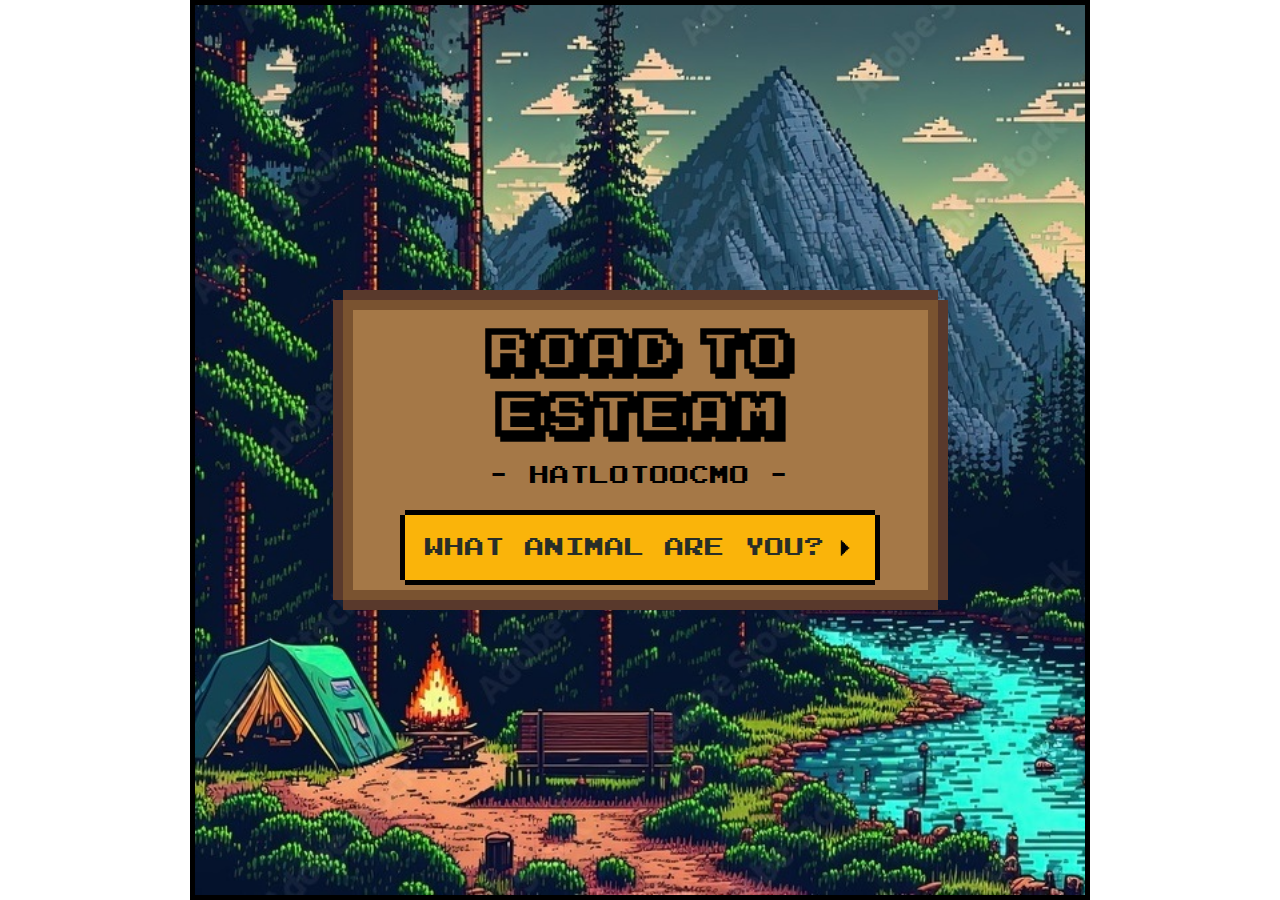
<file: index.html>
<!DOCTYPE html>
<html lang="en">
  <head>
    <meta charset="UTF-8" />
    <meta name="viewport" content="width=device-width, initial-scale=1.0" />
    <!-- Reset -->
    <link rel="stylesheet" href="./assets/css/reset.css" />
    <!-- Embed fonts -->
    <link rel="stylesheet" href="./assets/fonts/stylesheet.css" />
    <link rel="preconnect" href="https://fonts.googleapis.com" />
    <link rel="preconnect" href="https://fonts.gstatic.com" crossorigin />
    <link
      href="https://fonts.googleapis.com/css2?family=Reddit+Mono:wght@200..900&display=swap"
      rel="stylesheet"
    />
    <!-- Styles -->
    <link rel="stylesheet" href="./assets/css/styles.css" />
    <!-- Favicon -->
    <link
      rel="apple-touch-icon"
      sizes="57x57"
      href="./assets/favicon/apple-icon-57x57.png"
    />
    <link
      rel="apple-touch-icon"
      sizes="60x60"
      href="./assets/favicon/apple-icon-60x60.png"
    />
    <link
      rel="apple-touch-icon"
      sizes="72x72"
      href="./assets/favicon/apple-icon-72x72.png"
    />
    <link
      rel="apple-touch-icon"
      sizes="76x76"
      href="./assets/favicon/apple-icon-76x76.png"
    />
    <link
      rel="apple-touch-icon"
      sizes="114x114"
      href="./assets/favicon/apple-icon-114x114.png"
    />
    <link
      rel="apple-touch-icon"
      sizes="120x120"
      href="./assets/favicon/apple-icon-120x120.png"
    />
    <link
      rel="apple-touch-icon"
      sizes="144x144"
      href="./assets/favicon/apple-icon-144x144.png"
    />
    <link
      rel="apple-touch-icon"
      sizes="152x152"
      href="./assets/favicon/apple-icon-152x152.png"
    />
    <link
      rel="apple-touch-icon"
      sizes="180x180"
      href="./assets/favicon/apple-icon-180x180.png"
    />
    <link
      rel="icon"
      type="image/png"
      sizes="192x192"
      href="./assets/favicon/android-icon-192x192.png"
    />
    <link
      rel="icon"
      type="image/png"
      sizes="32x32"
      href="./assets/favicon/favicon-32x32.png"
    />
    <link
      rel="icon"
      type="image/png"
      sizes="96x96"
      href="./assets/favicon/favicon-96x96.png"
    />
    <link
      rel="icon"
      type="image/png"
      sizes="16x16"
      href="./assets/favicon/favicon-16x16.png"
    />
    <link rel="manifest" href="./assets/favicon/manifest.json" />
    <meta name="msapplication-TileColor" content="#ffffff" />
    <meta
      name="msapplication-TileImage"
      content="./assets/favicon/ms-icon-144x144.png"
    />
    <meta name="theme-color" content="#ffffff" />
    <title>Hatlotoocmo</title>
  </head>
  <body>
    <section class="screen">
      <div class="screen__layout">
        <article class="toast">
          <h1 class="toast__heading">Road to Esteam</h1>
          <p class="toast__desc">- Hatlotoocmo -</p>
          <a href="questions.html" class="btn--primary btn--lg" id="start-btn"
            >What Animal Are You?
            <img src="./assets/img/play-icon.png" alt="" class="play-icon"
          /></a>
        </article>
      </div>
    </section>
    <section class="footer"></section>
  </body>
</html>
</file>
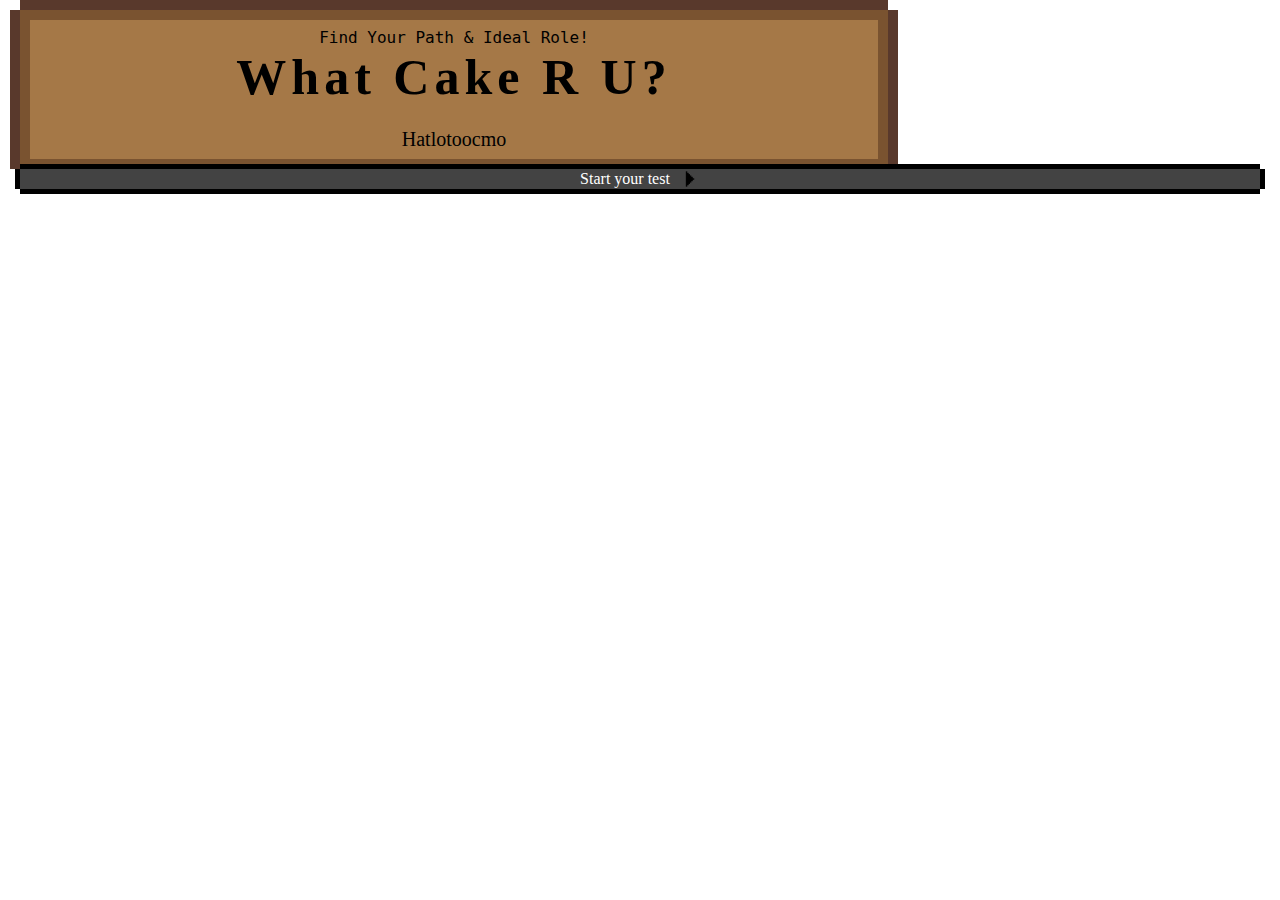
<file: pages/index.html>
<!DOCTYPE html>
<html lang="en">
  <head>
    <meta charset="UTF-8" />
    <meta name="viewport" content="width=device-width, initial-scale=1.0" />
    <!-- Reset -->
    <link rel="stylesheet" href="../assets/css/reset.css" />
    <!-- Embed fonts -->

    <!-- Styles -->
    <link rel="stylesheet" href="../assets/css/styles.css" />
    <title>Hatlotoocmo</title>
  </head>
  <body>
    <div class="container">
      <section class="intro">

        <article class="toast">
          <p class="toast__headline">Find Your Path & Ideal Role!</p>
          <h1 class="toast__heading">What Cake R U?</h1>
          <p class="toast__desc">Hatlotoocmo</p>
        </article>
        <div class="start-btn"><a href="questions.html" class="btn--primary">Start your test <img src="../assets/img/play-icon.png" alt="" class="play-icon"></a></div>
      </section>
      <section class="footer"></section>
    </div>
  </body>
</html>
</file>
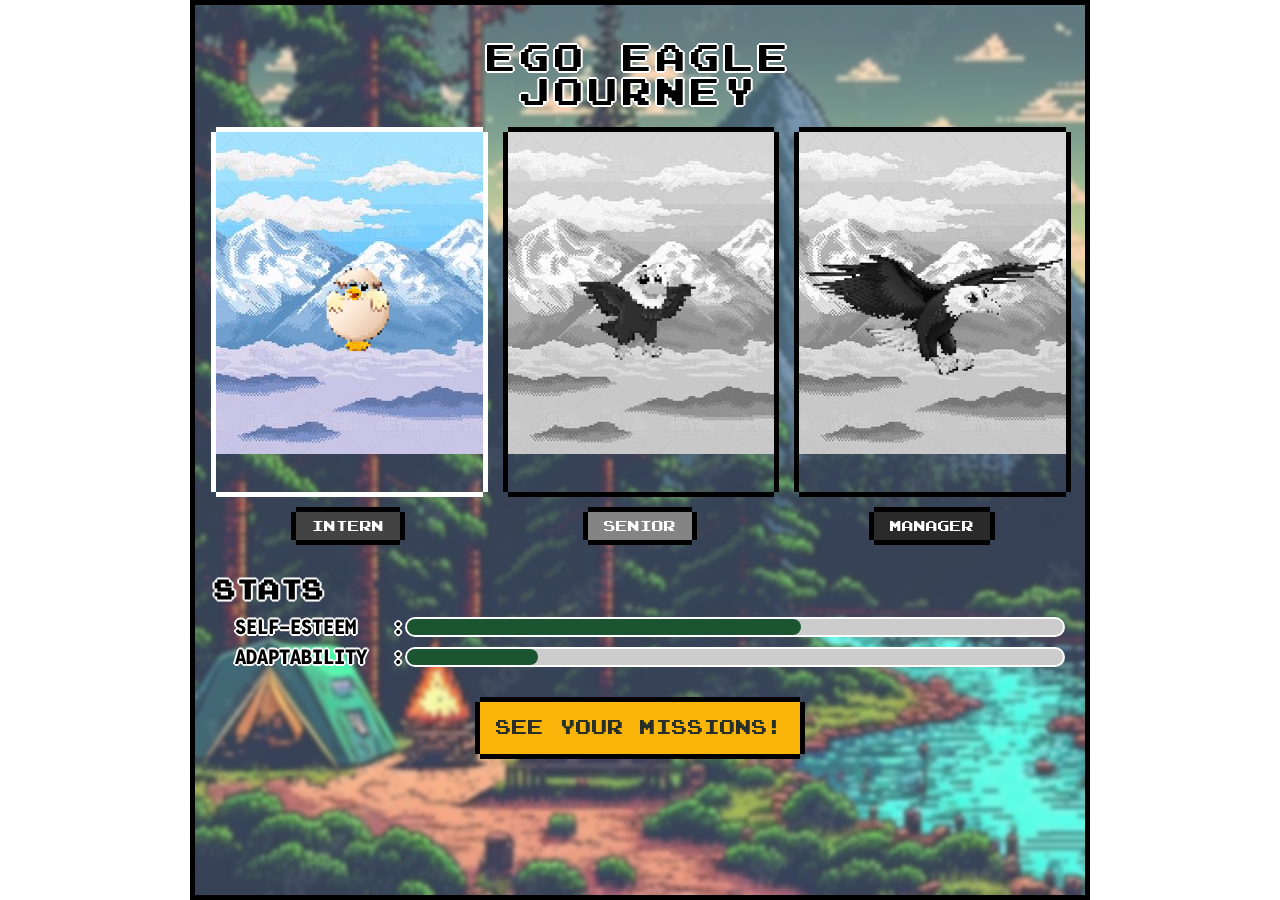
<file: journey.html>
<!DOCTYPE html>
<html lang="en">
  <head>
    <meta charset="UTF-8" />
    <meta
      name="viewport"
      content="width=device-width, initial-scale=1.0, shrink-to-fit=no"
    />
    <!-- Reset -->
    <link rel="stylesheet" href="./assets/css/reset.css" />
    <!-- Embed fonts -->
    <link rel="stylesheet" href="./assets/fonts/stylesheet.css" />
    <link rel="preconnect" href="https://fonts.googleapis.com" />
    <link rel="preconnect" href="https://fonts.gstatic.com" crossorigin />
    <link
      href="https://fonts.googleapis.com/css2?family=Reddit+Mono:wght@200..900&display=swap"
      rel="stylesheet"
    />
    <!-- Styles -->
    <link rel="stylesheet" href="./assets/css/styles.css" />
    <!-- Favicon -->
    <link
      rel="apple-touch-icon"
      sizes="57x57"
      href="./assets/favicon/apple-icon-57x57.png"
    />
    <link
      rel="apple-touch-icon"
      sizes="60x60"
      href="./assets/favicon/apple-icon-60x60.png"
    />
    <link
      rel="apple-touch-icon"
      sizes="72x72"
      href="./assets/favicon/apple-icon-72x72.png"
    />
    <link
      rel="apple-touch-icon"
      sizes="76x76"
      href="./assets/favicon/apple-icon-76x76.png"
    />
    <link
      rel="apple-touch-icon"
      sizes="114x114"
      href="./assets/favicon/apple-icon-114x114.png"
    />
    <link
      rel="apple-touch-icon"
      sizes="120x120"
      href="./assets/favicon/apple-icon-120x120.png"
    />
    <link
      rel="apple-touch-icon"
      sizes="144x144"
      href="./assets/favicon/apple-icon-144x144.png"
    />
    <link
      rel="apple-touch-icon"
      sizes="152x152"
      href="./assets/favicon/apple-icon-152x152.png"
    />
    <link
      rel="apple-touch-icon"
      sizes="180x180"
      href="./assets/favicon/apple-icon-180x180.png"
    />
    <link
      rel="icon"
      type="image/png"
      sizes="192x192"
      href="./assets/favicon/android-icon-192x192.png"
    />
    <link
      rel="icon"
      type="image/png"
      sizes="32x32"
      href="./assets/favicon/favicon-32x32.png"
    />
    <link
      rel="icon"
      type="image/png"
      sizes="96x96"
      href="./assets/favicon/favicon-96x96.png"
    />
    <link
      rel="icon"
      type="image/png"
      sizes="16x16"
      href="./assets/favicon/favicon-16x16.png"
    />
    <link rel="manifest" href="./assets/favicon/manifest.json" />
    <meta name="msapplication-TileColor" content="#ffffff" />
    <meta
      name="msapplication-TileImage"
      content="./assets/favicon/ms-icon-144x144.png"
    />
    <meta name="theme-color" content="#ffffff" />
    <title>Hatlotoocmo</title>
  </head>
  <body>
    <section class="screen screen--start">
      <div class="screen__layout">
        <div class="character-name">Ego Eagle</div>
        <div class="journey-heading">Journey</div>
        <div class="card-list-layout">
          <div class="card journey__card">
            <input
              
              class="default-card"
              type="radio"
              id="intern-level"
              name="level-card"
              aria-label="level-card"
              />
            <a
              href="#!"
              id="intern-level"
              class="btn--primary label intern-level"
              >Intern
            </a>
          </div>
          <div class="card journey__card">
            <input type="radio" id="senior-level" name="level-card" aria-label="level-card"/>
            <a
              href="#!"
              id="intern-level"
              class="btn--primary label senior-level"
              >Senior
            </a>
          </div>
          <div class="card journey__card">
            <input type="radio" id="manager-level" name="level-card" aria-label="level-card"/>
            <a
              href="#!"
              id="intern-level"
              class="btn--primary label manager-level"
              >Manager
            </a>
          </div>
        </div>
        <div class="character-stats character-stats--journey">
          <h2 class="stats-heading">Stats</h2>
          <div class="stats">
            <div class="stat-item">
              <div class="stat-name">Self-esteem</div>
              <div class="stat-bar">
                <div id="stat-01" class="stat-score"></div>
              </div>
            </div>
            <div class="stat-item">
              <div class="stat-name">Adaptability</div>
              <div class="stat-bar">
                <div id="stat-02" class="stat-score"></div>
              </div>
            </div>
          </div>
        </div>
        <a href="./missions.html" id="missions-btn" class="btn--primary btn--md"
          >See your missions!</a
        >
      </div>
      <div class="overlay"></div>
    </section>
    <section class="footer"></section>
    <script src="./assets/script/journey.js"></script>
  </body>
</html>
</file>
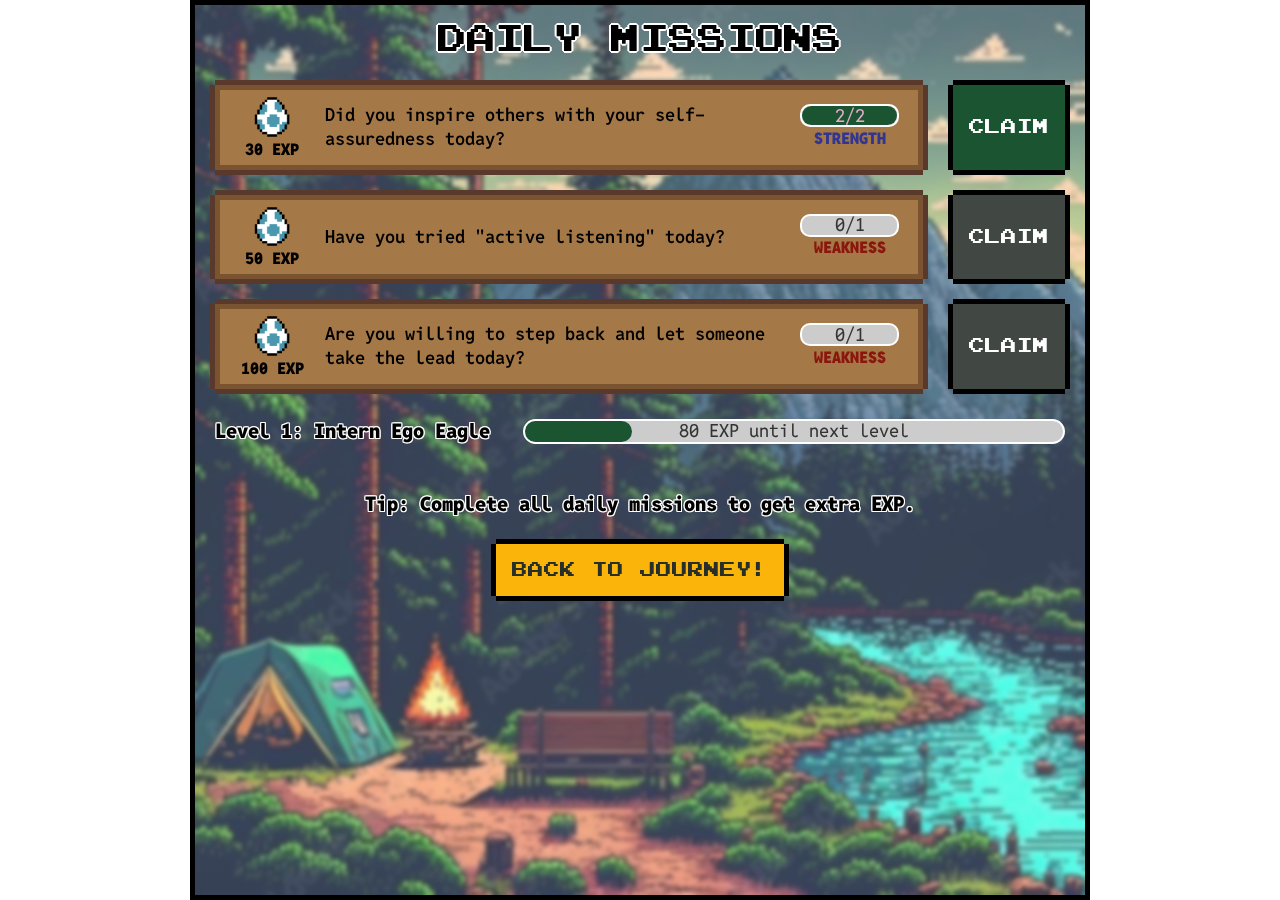
<file: missions.html>
<!DOCTYPE html>
<html lang="en">
  <head>
    <meta charset="UTF-8" />
    <meta name="viewport" content="width=device-width, initial-scale=1.0" />
    <!-- Reset -->
    <link rel="stylesheet" href="./assets/css/reset.css" />
    <!-- Embed fonts -->
    <link rel="stylesheet" href="./assets/fonts/stylesheet.css" />
    <link rel="preconnect" href="https://fonts.googleapis.com" />
    <link rel="preconnect" href="https://fonts.gstatic.com" crossorigin />
    <link
      href="https://fonts.googleapis.com/css2?family=Reddit+Mono:wght@200..900&display=swap"
      rel="stylesheet"
    />
    <!-- Styles -->
    <link rel="stylesheet" href="./assets/css/styles.css" />
    <!-- Favicon -->
    <link
      rel="apple-touch-icon"
      sizes="57x57"
      href="./assets/favicon/apple-icon-57x57.png"
    />
    <link
      rel="apple-touch-icon"
      sizes="60x60"
      href="./assets/favicon/apple-icon-60x60.png"
    />
    <link
      rel="apple-touch-icon"
      sizes="72x72"
      href="./assets/favicon/apple-icon-72x72.png"
    />
    <link
      rel="apple-touch-icon"
      sizes="76x76"
      href="./assets/favicon/apple-icon-76x76.png"
    />
    <link
      rel="apple-touch-icon"
      sizes="114x114"
      href="./assets/favicon/apple-icon-114x114.png"
    />
    <link
      rel="apple-touch-icon"
      sizes="120x120"
      href="./assets/favicon/apple-icon-120x120.png"
    />
    <link
      rel="apple-touch-icon"
      sizes="144x144"
      href="./assets/favicon/apple-icon-144x144.png"
    />
    <link
      rel="apple-touch-icon"
      sizes="152x152"
      href="./assets/favicon/apple-icon-152x152.png"
    />
    <link
      rel="apple-touch-icon"
      sizes="180x180"
      href="./assets/favicon/apple-icon-180x180.png"
    />
    <link
      rel="icon"
      type="image/png"
      sizes="192x192"
      href="./assets/favicon/android-icon-192x192.png"
    />
    <link
      rel="icon"
      type="image/png"
      sizes="32x32"
      href="./assets/favicon/favicon-32x32.png"
    />
    <link
      rel="icon"
      type="image/png"
      sizes="96x96"
      href="./assets/favicon/favicon-96x96.png"
    />
    <link
      rel="icon"
      type="image/png"
      sizes="16x16"
      href="./assets/favicon/favicon-16x16.png"
    />
    <link rel="manifest" href="./assets/favicon/manifest.json" />
    <meta name="msapplication-TileColor" content="#ffffff" />
    <meta
      name="msapplication-TileImage"
      content="./assets/favicon/ms-icon-144x144.png"
    />
    <meta name="theme-color" content="#ffffff" />
    <title>Hatlotoocmo</title>
  </head>
  <body>
    <section class="screen screen--start">
      <div class="screen__layout">
        <div class="question-heading">Daily Missions</div>
        <div class="missions-list-layout">
          <div class="missions-card">
            <div class="mission mission--strength">
              <div class="reward">
                <img src="./assets/img/egg.webp" alt="" class="reward__icon" />
                <p class="reward__name">
                  <span class="reward__value">30</span> EXP
                </p>
              </div>
              <p class="mission-content">
                Did you inspire others with your self-assuredness today?
              </p>
              <div class="right">
                <div class="metrics-bar">
                  <p class="metrics-count">2/2</p>
                  <div id="" class="metrics-progress"></div>
                </div>
                <div class="mission-type">strength</div>
              </div>
            </div>
            <a
              href="#!"
              class="btn--primary btn--md btn--mission btn--mission--enable"
              >Claim</a
            >
          </div>
          <div class="missions-card">
            <div class="mission mission--weakness">
              <div class="reward">
                <img src="./assets/img/egg.webp" alt="" class="reward__icon" />
                <p class="reward__name">50 EXP</p>
              </div>
              <p class="mission-content">
                Have you tried "active listening" today?
              </p>
              <div class="right">
                <div class="metrics-bar">
                  <p class="metrics-count">0/1</p>
                  <div id="" class="metrics-progress"></div>
                </div>
                <div class="mission-type">weakness</div>
              </div>
            </div>
            <a href="#!" class="btn--primary btn--md btn--mission">Claim</a>
          </div>
          <div class="missions-card">
            <div class="mission mission--weakness">
              <div class="reward">
                <img src="./assets/img/egg.webp" alt="" class="reward__icon" />
                <p class="reward__name">100 EXP</p>
              </div>
              <p class="mission-content">
                Are you willing to step back and let someone take the lead
                today?
              </p>
              <div class="right">
                <div class="metrics-bar">
                  <p class="metrics-count">0/1</p>
                  <div id="" class="metrics-progress"></div>
                </div>
                <div class="mission-type">weakness</div>
              </div>
            </div>
            <a href="#!" class="btn--primary btn--md btn--mission">Claim</a>
          </div>
        </div>
        <div class="level">
          <div class="current-level">Level 1: Intern Ego Eagle</div>
          <div class="level-bar">
            <p class="level-noti">
              <span id="remaining-exp">80</span>
              <span> EXP until next level</span>
            </p>
            <div id="" class="level-score"></div>
          </div>
        </div>
        <p class="tip">Tip: Complete all daily missions to get extra EXP.</p>
        <a
          href="./journey.html"
          id="missions-btn"
          class="btn--primary btn--md btn"
          >Back to journey!</a
        >
      </div>
      <div class="overlay"></div>
    </section>
    <section class="footer"></section>
    <script src="./assets/script/missions.js"></script>
  </body>
</html>
</file>
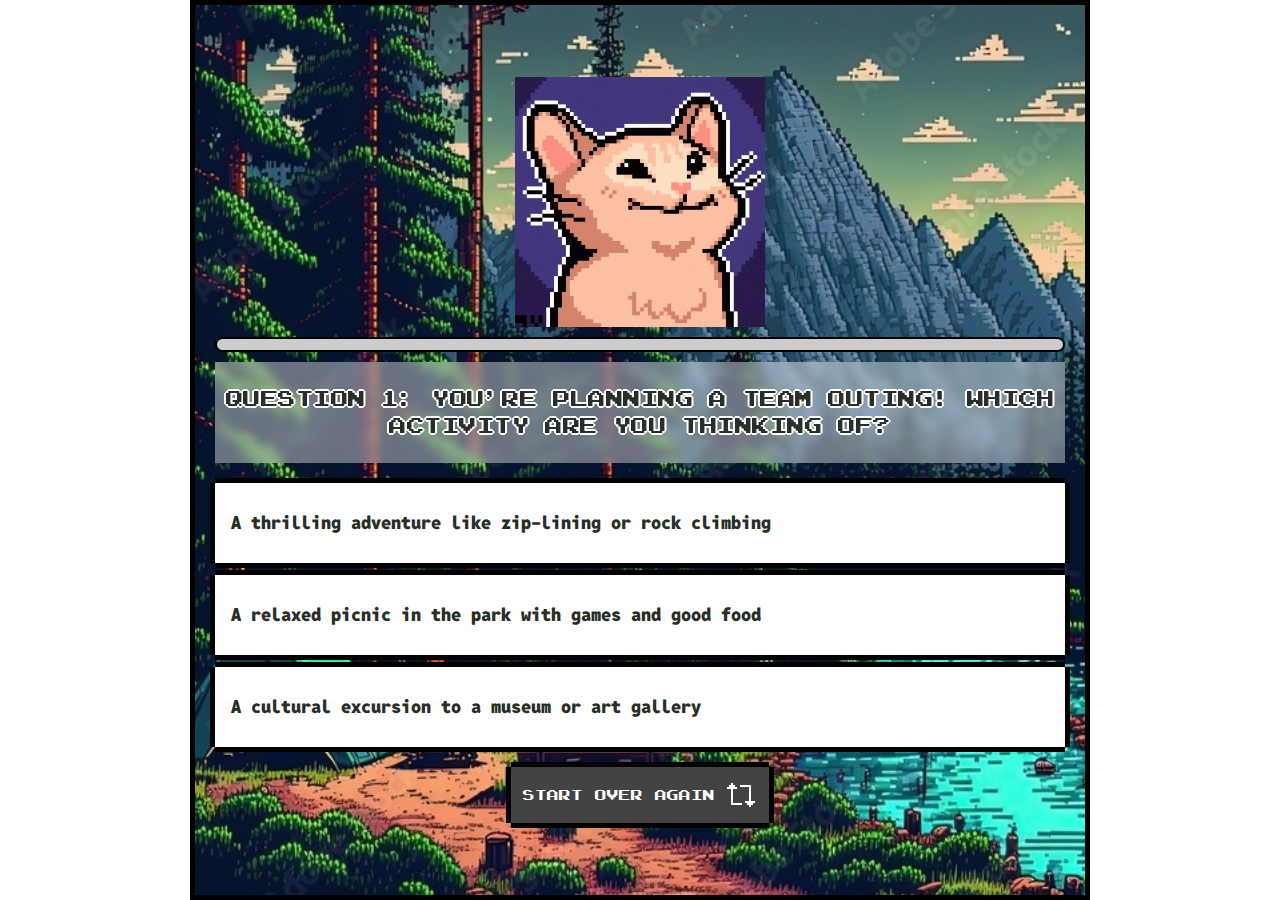
<file: questions.html>
<!DOCTYPE html>
<html lang="en">
  <head>
    <meta charset="UTF-8" />
    <meta name="viewport" content="width=device-width, initial-scale=1.0" />
    <!-- Reset -->
    <link rel="stylesheet" href="./assets/css/reset.css" />
    <!-- Embed fonts -->
    <link rel="stylesheet" href="./assets/fonts/stylesheet.css" />
    <link rel="preconnect" href="https://fonts.googleapis.com" />
    <link rel="preconnect" href="https://fonts.gstatic.com" crossorigin />
    <link
      href="https://fonts.googleapis.com/css2?family=Reddit+Mono:wght@200..900&display=swap"
      rel="stylesheet"
    />
    <!-- Styles -->
    <link rel="stylesheet" href="./assets/css/styles.css" />
    <!-- Favicon -->
    <link
      rel="apple-touch-icon"
      sizes="57x57"
      href="./assets/favicon/apple-icon-57x57.png"
    />
    <link
      rel="apple-touch-icon"
      sizes="60x60"
      href="./assets/favicon/apple-icon-60x60.png"
    />
    <link
      rel="apple-touch-icon"
      sizes="72x72"
      href="./assets/favicon/apple-icon-72x72.png"
    />
    <link
      rel="apple-touch-icon"
      sizes="76x76"
      href="./assets/favicon/apple-icon-76x76.png"
    />
    <link
      rel="apple-touch-icon"
      sizes="114x114"
      href="./assets/favicon/apple-icon-114x114.png"
    />
    <link
      rel="apple-touch-icon"
      sizes="120x120"
      href="./assets/favicon/apple-icon-120x120.png"
    />
    <link
      rel="apple-touch-icon"
      sizes="144x144"
      href="./assets/favicon/apple-icon-144x144.png"
    />
    <link
      rel="apple-touch-icon"
      sizes="152x152"
      href="./assets/favicon/apple-icon-152x152.png"
    />
    <link
      rel="apple-touch-icon"
      sizes="180x180"
      href="./assets/favicon/apple-icon-180x180.png"
    />
    <link
      rel="icon"
      type="image/png"
      sizes="192x192"
      href="./assets/favicon/android-icon-192x192.png"
    />
    <link
      rel="icon"
      type="image/png"
      sizes="32x32"
      href="./assets/favicon/favicon-32x32.png"
    />
    <link
      rel="icon"
      type="image/png"
      sizes="96x96"
      href="./assets/favicon/favicon-96x96.png"
    />
    <link
      rel="icon"
      type="image/png"
      sizes="16x16"
      href="./assets/favicon/favicon-16x16.png"
    />
    <link rel="manifest" href="./assets/favicon/manifest.json" />
    <meta name="msapplication-TileColor" content="#ffffff" />
    <meta
      name="msapplication-TileImage"
      content="./assets/favicon/ms-icon-144x144.png"
    />
    <meta name="theme-color" content="#ffffff" />
    <title>Hatlotoocmo</title>
  </head>
  <body>
    <section class="screen">
      <div class="screen__layout">
        <section class="question-container">
          <img
            src="./assets/img/pop-cat.gif"
            alt=""
            class="question-illustration"
          />
          <div class="progress-bar">
            <div class="progress"></div>
          </div>
          <div class="question" id="question"></div>
          <div class="option-container">
            <a href="#!" class="option" id="option1"></a>
            <a href="#!" class="option" id="option2"></a>
            <a href="#!" class="option" id="option3"></a>
          </div>
          <a href="#!" class="btn--primary btn--sm" id="start-again-btn"
            >Start over again
            <svg
              xmlns="http://www.w3.org/2000/svg"
              viewBox="0 0 32 32"
              width="32px"
              height="32px"
            >
              <path
                d="M 6 4 L 6 6 L 4 6 L 4 8 L 2 8 L 2 10 L 6 10 L 6 26 L 17 26 L 17 24 L 8 24 L 8 10 L 12 10 L 12 8 L 10 8 L 10 6 L 8 6 L 8 4 L 6 4 z M 15 6 L 15 8 L 24 8 L 24 22 L 20 22 L 20 24 L 22 24 L 22 26 L 24 26 L 24 28 L 26 28 L 26 26 L 28 26 L 28 24 L 30 24 L 30 22 L 26 22 L 26 6 L 15 6 z"
                fill="currentColor"
              /></svg
          ></a>
        </section>
      </div>
    </section>
    <section class="footer"></section>
    <script src="./assets/script/questions.js"></script>
  </body>
</html>
</file>
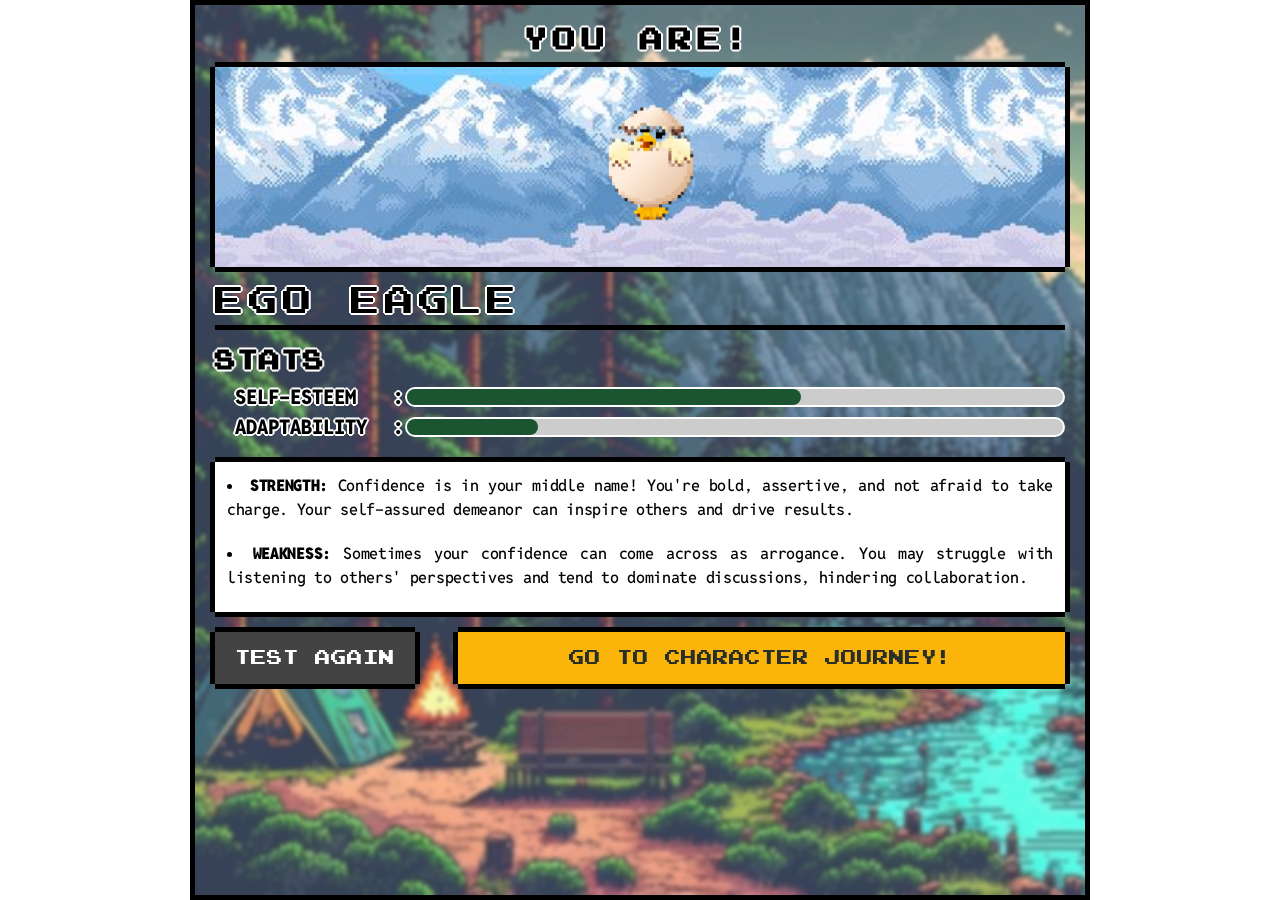
<file: result.html>
<!DOCTYPE html>
<html lang="en">
  <head>
    <meta charset="UTF-8" />
    <meta name="viewport" content="width=device-width, initial-scale=1.0" />
    <!-- Reset -->
    <link rel="stylesheet" href="./assets/css/reset.css" />
    <!-- Embed fonts -->
    <link rel="stylesheet" href="./assets/fonts/stylesheet.css" />
    <link rel="preconnect" href="https://fonts.googleapis.com" />
    <link rel="preconnect" href="https://fonts.gstatic.com" crossorigin />
    <link
      href="https://fonts.googleapis.com/css2?family=Reddit+Mono:wght@200..900&display=swap"
      rel="stylesheet"
    />
    <!-- Styles -->
    <link rel="stylesheet" href="./assets/css/styles.css" />
    <!-- Favicon -->
    <link
      rel="apple-touch-icon"
      sizes="57x57"
      href="./assets/favicon/apple-icon-57x57.png"
    />
    <link
      rel="apple-touch-icon"
      sizes="60x60"
      href="./assets/favicon/apple-icon-60x60.png"
    />
    <link
      rel="apple-touch-icon"
      sizes="72x72"
      href="./assets/favicon/apple-icon-72x72.png"
    />
    <link
      rel="apple-touch-icon"
      sizes="76x76"
      href="./assets/favicon/apple-icon-76x76.png"
    />
    <link
      rel="apple-touch-icon"
      sizes="114x114"
      href="./assets/favicon/apple-icon-114x114.png"
    />
    <link
      rel="apple-touch-icon"
      sizes="120x120"
      href="./assets/favicon/apple-icon-120x120.png"
    />
    <link
      rel="apple-touch-icon"
      sizes="144x144"
      href="./assets/favicon/apple-icon-144x144.png"
    />
    <link
      rel="apple-touch-icon"
      sizes="152x152"
      href="./assets/favicon/apple-icon-152x152.png"
    />
    <link
      rel="apple-touch-icon"
      sizes="180x180"
      href="./assets/favicon/apple-icon-180x180.png"
    />
    <link
      rel="icon"
      type="image/png"
      sizes="192x192"
      href="./assets/favicon/android-icon-192x192.png"
    />
    <link
      rel="icon"
      type="image/png"
      sizes="32x32"
      href="./assets/favicon/favicon-32x32.png"
    />
    <link
      rel="icon"
      type="image/png"
      sizes="96x96"
      href="./assets/favicon/favicon-96x96.png"
    />
    <link
      rel="icon"
      type="image/png"
      sizes="16x16"
      href="./assets/favicon/favicon-16x16.png"
    />
    <link rel="manifest" href="./assets/favicon/manifest.json" />
    <meta name="msapplication-TileColor" content="#ffffff" />
    <meta
      name="msapplication-TileImage"
      content="./assets/favicon/ms-icon-144x144.png"
    />
    <meta name="theme-color" content="#ffffff" />
    <title>Hatlotoocmo</title>
  </head>
  <body>
    <section class="screen screen--start">
      <div class="screen__layout">
        <h1 class="result__heading">You Are!</h1>
        <div class="character-card">
          <div class="character-illustration">
            <img
              src="./assets/img/character/eagle/intern-eagle.png"
              alt=""
              class="character-img"
            />
          </div>
          <div class="character-name">Ego Eagle</div>
          <div class="divider"></div>
          <div class="character-stats">
            <h2 class="stats-heading">Stats</h2>
            <div class="stats">
              <div class="stat-item">
                <div class="stat-name">Self-esteem</div>
                <div class="stat-bar">
                  <div id="stat-01" class="stat-score"></div>
                </div>
              </div>
              <div class="stat-item">
                <div class="stat-name">Adaptability</div>
                <div class="stat-bar">
                  <div id="stat-02" class="stat-score"></div>
                </div>
              </div>
            </div>
          </div>
          <div class="character-desc">
            <ul>
              <li>
                <span class="bold">Strength: </span>Confidence is in your middle
                name! You're bold, assertive, and not afraid to take charge.
                Your self-assured demeanor can inspire others and drive results.
              </li>
              <li>
                <span class="bold">Weakness: </span>Sometimes your confidence
                can come across as arrogance. You may struggle with listening to
                others' perspectives and tend to dominate discussions, hindering
                collaboration.
              </li>
            </ul>
          </div>
        </div>
        <div class="actions">
          <a href="./questions.html" class="btn--primary btn--md">Test Again</a>
          <a href="./journey.html" id="journey-btn" class="btn--primary btn--md"
            >Go To Character Journey!</a
          >
        </div>
      </div>
      <div class="overlay"></div>
    </section>
    <section class="footer"></section>
    <script src="./assets/script/result.js"></script>
  </body>
</html>
</file>
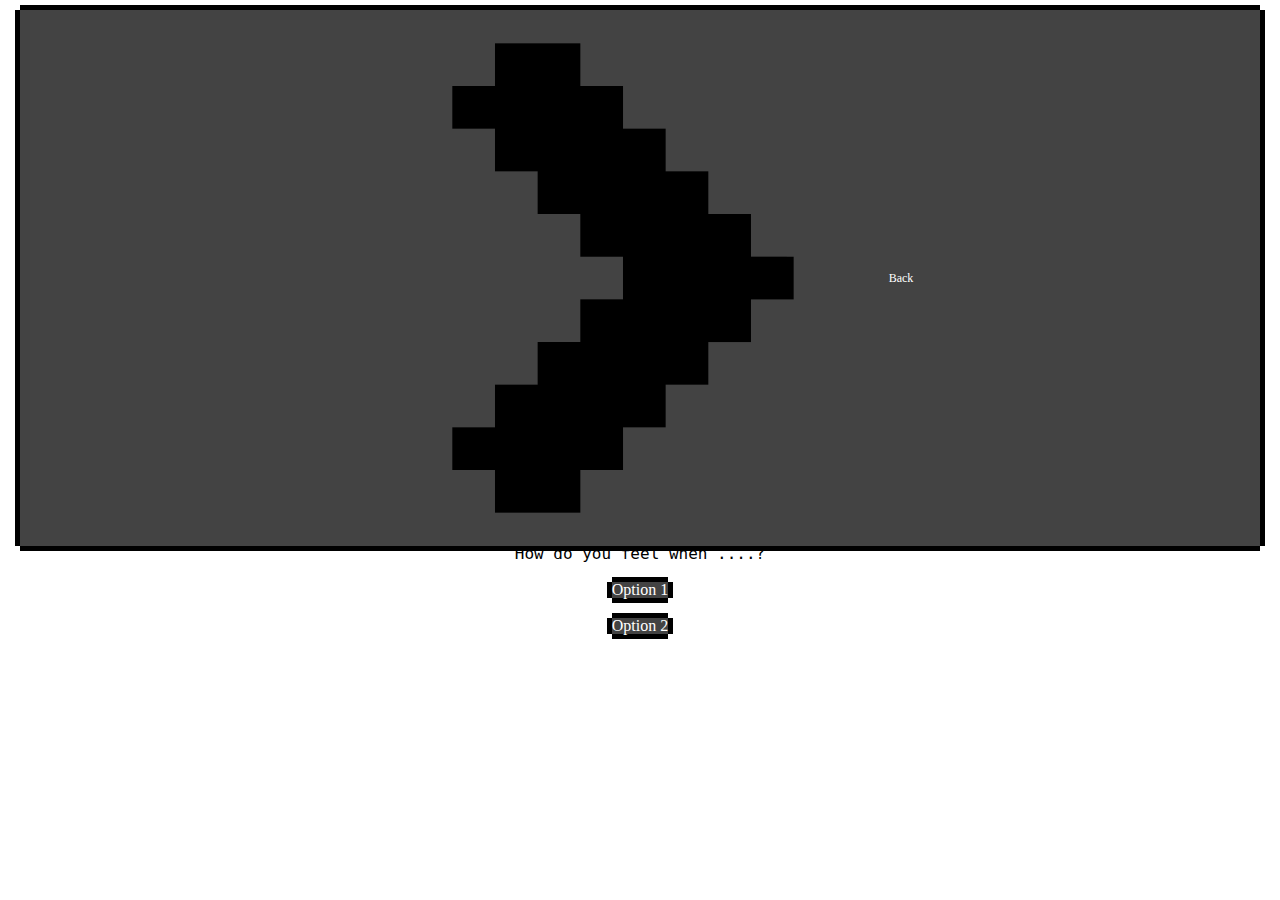
<file: pages/questions.html>
<!DOCTYPE html>
<html lang="en">
  <head>
    <meta charset="UTF-8" />
    <meta name="viewport" content="width=device-width, initial-scale=1.0" />
    <!-- Reset -->
    <link rel="stylesheet" href="../assets/css/reset.css" />
    <!-- Embed fonts -->

    <!-- Styles -->
    <link rel="stylesheet" href="../assets/css/styles.css" />
    <title>Hatlotoocmo</title>
  </head>
  <body>
    <div class="container">
      <section class="intro">
        <div class="back-btn">
          <a href="../index.html" class="btn--primary btn--sm"
            ><img
              src="../assets/img/chevron-icon.png"
              alt=""
              class="chevron-icon"
            />Back</a
          >
        </div>
        <div class="question-container">
          <div class="question-card">How do you feel when ....?</div>
          <div class="option-row">
            <a href="#!" class="btn--primary option-1">Option 1</a>
            <a href="#!" class="btn--primary option-2">Option 2</a>
          </div>
        </div>
      </section>
      <section class="footer"></section>
    </div>
  </body>
</html>
</file>
<file: assets/fonts/stylesheet.css>
@font-face {
  font-family: "Arcade Normal";
  src: url("ArcadeNormal.woff2") format("woff2"),
    url("ArcadeNormal.woff") format("woff");
  font-weight: normal;
  font-style: normal;
  font-display: swap;
}

@font-face {
  font-family: "Karmatic Arcade";
  src: url("KarmaticArcade.woff2") format("woff2"),
    url("KarmaticArcade.woff") format("woff");
  font-weight: normal;
  font-style: normal;
  font-display: swap;
}
</file>
<file: assets/css/styles.css>
* {
  box-sizing: border-box;
}

html {
  font-size: 62.5%;

  -webkit-user-select: none; /* Safari */
  -ms-user-select: none; /* IE 10 and IE 11 */
  user-select: none; /* Standard syntax */
}

body {
  font-size: 1.6rem;
  font-family: "Reddit Mono", monospace;
}
/* Variables */
:root {
  --background-01: #6cc8a4;
  --background-02: #7e7e7e;

  --toast-background-01: #fab40a;
  --toast-background-02: #ffbf28;
  --toast-background-03: #a57847;
  --toast-border-01: #59392c;
  --toast-border-02: #7a5330;

  --btn-background: #434343;
  --btn-hover-background: #808080;

  --content-01: #ffffff;
  --content-02: #282e28;

  --color-01: #1b2a9fd8;
  --color-02: #1a5431;
  --color-03: #5ec471;
  --senior: #b88204;
  --senior-hover: #eba708;
  --manager: #b80404;
  --manager-hover: #ff4545;
  --color-05: #434343;
  --color-06: #8a160d;
}
/*========== Common ==========*/
a {
  text-decoration: none;
}

.container {
  padding: 1rem 2rem;
}

/* Buttons */
.btn--primary {
  display: flex;
  align-items: center;
  justify-content: center;
  gap: 1rem;
  box-shadow: -5px 0 0 0 black, 5px 0 0 0 black, 0 -5px 0 0 black,
    0 5px 0 0 black;

  color: var(--content-01);
  background-color: var(--btn-background);

  font-family: "Arcade Normal";
  text-align: center;

  transition: ease-in-out 150ms;
}

.btn--primary:hover {
  background-color: var(--btn-hover-background);
  transform: scale(1.02);
}

.btn--lg {
  padding: 2rem;
  font-size: 2rem;
  line-height: 1.25;
}

.btn--md {
  padding: 1.6rem;
  font-size: 1.6rem;
  line-height: 1.25;
}

.btn--sm {
  padding: 1.2rem;
  font-size: 1.2rem;
  line-height: 1.25;
}

/* level button */
.senior-level {
  background-color: var(--senior);
}

.senior-level:hover {
  background-color: var(--senior-hover);
}

.manager-level {
  background-color: var(--manager);
}

.manager-level:hover {
  background-color: var(--manager-hover);
}

#level-label {
  height: fit-content;
  padding: 0.5rem;
  font-size: 1rem;
}

/* Option */
.option {
  display: flex;
  align-items: center;

  /* border-radius: 1.2rem; */
  padding: 0.8rem 1.6rem;
  box-shadow: -5px 0 0 0 black, 5px 0 0 0 black, 0 -5px 0 0 black,
    0 5px 0 0 black;

  color: var(--content-02);
  background-color: var(--content-01);

  font-size: 1.8rem;
  font-weight: 900;
  line-height: 1.75;

  transition: ease-in-out 150ms;
}

.option:hover {
  color: var(--content-01);
  background-color: var(--background-02);
  box-shadow: -5px 0 0 0 white, 5px 0 0 0 white, 0 -5px 0 0 white,
    0 5px 0 0 white;
}

/*========== Screen ==========*/
.screen {
  position: relative;
  display: flex;
  align-items: center;
  justify-content: center;
  width: 90rem;
  min-height: 100vh;
  padding: 2rem 2rem;
  margin: 0 auto;
  border: 5px solid black;
  background-color: var(--background-01);
  background: url(/assets/img/environment/01.jpg) no-repeat;
  background-position: 50% 50%;
  background-size: cover;
}

.screen--start {
  align-items: start;
}

.screen__layout {
  display: flex;
  flex-direction: column;
  align-items: center;
  width: 100%;
  z-index: 1;
}

.overlay {
  position: absolute;
  height: 100%;
  width: 100%;
  top: 0;
  background-color: rgba(255, 255, 255, 0.2);
  -webkit-backdrop-filter: blur(2px);
  backdrop-filter: blur(2px);
  z-index: 0;
}

/* toast */
.toast {
  display: flex;
  flex-direction: column;
  align-items: center;
  width: 70%;
  padding: 2rem;
  box-shadow: -10px 0 0 0 var(--toast-border-01),
    10px 0 0 0 var(--toast-border-01), 0 -10px 0 0 var(--toast-border-01),
    0 10px 0 0 var(--toast-border-01), inset -10px 0 0 0 var(--toast-border-02),
    inset 10px 0 0 0 var(--toast-border-02),
    inset 0 -10px 0 0 var(--toast-border-02),
    inset 0 10px 0 0 var(--toast-border-02);
  background-color: var(--toast-background-03);
}

.toast__heading {
  font-family: "Karmatic Arcade";
  font-size: 5rem;
  line-height: 1.25;
  font-weight: 900;
  letter-spacing: 0.5rem;
  text-align: center;
}

.toast__desc {
  font-family: "Arcade Normal";
  font-size: 2rem;
  font-weight: 400;
  text-align: center;
  margin-top: 2rem;
}

/* start button */
#start-btn {
  margin-top: 3rem;
  color: var(--content-02);
  background-color: var(--toast-background-01);
}

.play-icon {
  width: 2rem;
}

/*========== Questions =========*/
.reload-icon {
  width: 1.6rem;
}

.question-container {
  display: flex;
  flex-direction: column;
  align-items: center;
  justify-content: center;
}

.progress-bar {
  width: 100%;
  height: 1.5rem;
  margin-top: 1rem;
  border: 2px solid black;
  border-radius: 1rem;

  background-color: #ccc;

  overflow: hidden;
}

.progress {
  width: 0%;
  height: 100%;
  border-radius: 1rem;
  background-color: var(--color-02);
  transition: ease-in-out 150ms;
}

.question-illustration {
  width: 25rem;
}

.question {
  display: flex;
  align-items: center;
  min-height: 10.1rem;
  padding: 1rem;
  margin-top: 1rem;

  background-color: rgba(255, 255, 255, 0.4);
  -webkit-backdrop-filter: blur(5px);
  backdrop-filter: blur(5px);
  color: var(--content-02);

  font-family: "Arcade Normal";
  font-size: 1.8rem;
  text-align: center;
  line-height: 1.5;
  letter-spacing: -0.05rem;
  word-spacing: -0.16rem;
  text-shadow: 2px 0 #fff, -2px 0 #fff, 0 2px #fff, 0 -2px #fff, 1px 1px #fff,
    -1px -1px #fff, 1px -1px #fff, -1px 1px #fff;
}

.option-container {
  display: grid;
  grid-template-columns: 1fr;
  grid-template-rows: repeat(3, minmax(8rem, 1fr));
  gap: 1.2rem;
  width: 100%;
  margin-top: 2rem;
}

.question-container .btn--primary {
  margin-top: 2rem;
}

/*========== Result ==========*/
.result__heading {
  font-family: "Arcade Normal";
  font-size: 2.4rem;
  line-height: 1.25;
  font-weight: 800;
  letter-spacing: 0.5rem;
  text-align: center;
  text-shadow: 2px 0 #fff, -2px 0 #fff, 0 2px #fff, 0 -2px #fff, 1px 1px #fff,
    -1px -1px #fff, 1px -1px #fff, -1px 1px #fff;
}

.character-card {
  margin-top: 1.2rem;
}

.character-illustration {
  position: relative;
  display: flex;
  align-items: center;
  justify-content: center;

  width: 100%;
  height: 20rem;

  box-shadow: -5px 0 0 0 black, 5px 0 0 0 black, 0 -5px 0 0 black,
    0 5px 0 0 black;

  background: url(../img/environment/air-background.jpg) no-repeat;
  background-size: cover;
  background-position: 0% 55%;

  filter: brightness(1);
  overflow: hidden;
}

.character-img {
  width: 85%;
  /* filter: drop-shadow(10px 0px 10px var(--color-01))
    drop-shadow(-10px 0px 10px var(--color-01))
    drop-shadow(0px 10px 10px var(--color-01))
    drop-shadow(0px -10px 10px var(--color-01)); */
  cursor: pointer;
  transition: ease-in-out 150ms;
}

.character-img:hover {
  transform: scale(1.1);
}

.character-name {
  margin-top: 2rem;
}

.character-name,
.journey-heading,
.question-heading {
  font-family: "Arcade Normal";
  font-size: 3rem;
  font-weight: 500;
  letter-spacing: 0.5rem;
  text-align: left;
  text-shadow: 2px 0 #fff, -2px 0 #fff, 0 2px #fff, 0 -2px #fff, 1px 1px #fff,
    -1px -1px #fff, 1px -1px #fff, -1px 1px #fff;
}

.divider {
  height: 0.5rem;
  width: 100%;
  background-color: black;
  margin-top: 0.8rem;
}

/* Stats */
.stats-heading {
  font-family: "Arcade Normal";
  font-size: 2.2rem;
  font-weight: 900;
  margin-top: 2rem;
}

.character-stats {
  text-shadow: 2px 0 #fff, -2px 0 #fff, 0 2px #fff, 0 -2px #fff, 1px 1px #fff,
    -1px -1px #fff, 1px -1px #fff, -1px 1px #fff;
}

.stats {
  display: grid;
  grid-template-rows: repeat(2, 3rem);
  margin-top: 1rem;
  margin-left: 2rem;
}

.stat-item {
  display: grid;
  grid-template-columns: 16rem 1fr;
  gap: 1rem;
  align-items: center;
}

.stat-name {
  font-size: 2rem;
  font-weight: 800;
  text-transform: uppercase;
}

.stat-bar {
  position: relative;
  height: 2rem;
  background-color: #ccc;
  border: 2px solid white;
  border-radius: 1rem;
}

.stat-bar::before {
  position: absolute;
  top: -0.45rem;
  left: -1.5rem;
  content: ":";
  font-size: 2.2rem;
  font-weight: 800;
}

.stat-score {
  height: 100%;
  border-radius: 1rem;
  background-color: var(--color-02);
  transition: ease-in-out 150ms;
}

#stat-01 {
  width: 60%;
}

#stat-02 {
  width: 20%;
}

/* Character desc */
.character-desc {
  padding: 1.2rem;
  margin-top: 2rem;
  height: 15rem;
  box-shadow: -5px 0 0 0 black, 5px 0 0 0 black, 0 -5px 0 0 black,
    0 5px 0 0 black;
  background-color: var(--content-01);

  text-align: justify;
  font-size: 1.6rem;
  font-weight: 500;
  line-height: 1.5;
  letter-spacing: -0.03rem;

  overflow: auto;
}

.character-desc ul {
  display: grid;
  grid-template-rows: repeat(2, 1fr);
  height: 100%;
  list-style: inside disc;
  gap: 1rem;
}

.bold {
  font-weight: 900;
  text-transform: uppercase;
}

/* Result action */
.actions {
  display: grid;
  grid-template-columns: 20rem 1fr;
  column-gap: 5%;
  width: 100%;
  margin-top: 2rem;
}

#journey-btn {
  background-color: var(--toast-background-01);
  color: var(--content-02);
}

#journey-btn:hover {
  background-color: var(--toast-background-02);
}

/*========== Journey ==========*/
.journey-heading {
  margin-top: 0.4rem;
}

.card-list-layout {
  display: grid;
  width: 100%;
  grid-template-columns: repeat(3, 1fr);
  gap: 2.5rem;
  margin-top: 2rem;
}

/* Card */
.card {
  display: flex;
  flex-direction: column;
  align-items: center;
  gap: 2rem;
}

.card input,
.card input::before,
.card input::after {
  width: 100%;
  height: 40vh;
}

.card input {
  position: relative;
}

.card input::before,
.card input::after {
  position: absolute;
  top: 0;

  content: "";
  filter: grayscale(100%);
  cursor: pointer;
  transition: ease-in-out 150ms;
}

.card input::before {
  box-shadow: -5px 0 0 0 black, 5px 0 0 0 black, 0 -5px 0 0 black,
    0 5px 0 0 black;
  background: url(../img/environment/air-background.jpg) no-repeat;
}

.card input::after {
  background-position: 50% 50%;
  background-size: 200%;
}

[id="intern-level"]::after {
  background: url(../img/character/eagle/intern-eagle.png) no-repeat;
}
[id="senior-level"]::after {
  background: url(../img/character/eagle/senior-eagle.png) no-repeat;
}
[id="manager-level"]::after {
  background: url(../img/character/eagle/manager-eagle.png) no-repeat;
}

.card input:hover::before,
.card input:checked::before {
  box-shadow: -5px 0 0 0 white, 5px 0 0 0 white, 0 -5px 0 0 white,
    0 5px 0 0 white;
}

.card input:checked::before,
.card input:checked::after,
.card input:checked + .label {
  filter: grayscale(0%);
}

.card:hover input::after {
  transform: scale(1.1);
}

.label {
  padding: 0.8rem 1.6rem;
  font-size: 1.2rem;
  filter: grayscale(100%);
  transition: ease-in-out 150ms;
}

.divider--journey {
  margin-top: 1.5rem;
}

.character-stats--journey {
  width: 100%;
  margin-top: 2rem;
}

#missions-btn {
  margin-top: 3rem;
  background-color: var(--toast-background-01);
  color: var(--content-02);
}

#missions-btn:hover {
  background-color: var(--toast-background-02);
}

/*========== Missions ==========*/
.question-heading {
  letter-spacing: -0.01rem;
}

.missions-list-layout {
  display: grid;
  width: 100%;
  grid-template-rows: repeat(3, 1fr);
  gap: 2.5rem;
  margin-top: 3rem;
}

.missions-card,
.reward {
  display: flex;
  align-items: center;
  gap: 0.5rem;
}

.missions-card {
  gap: 3rem;
}

.mission {
  display: grid;
  grid-template-columns: 10% 1fr 15%;
  align-items: center;
  gap: 2rem;
  padding: 1.2rem 2.4rem;

  box-shadow: -5px 0 0 0 var(--toast-border-01),
    5px 0 0 0 var(--toast-border-01), 0 -5px 0 0 var(--toast-border-01),
    0 5px 0 0 var(--toast-border-01), inset -5px 0 0 0 var(--toast-border-02),
    inset 5px 0 0 0 var(--toast-border-02),
    inset 0 -5px 0 0 var(--toast-border-02),
    inset 0 5px 0 0 var(--toast-border-02);
  background-color: var(--toast-background-03);

  transition: ease-in-out 300ms;
}

.mission:hover {
  transform: scale(1.01);
}

.completed-mission:hover {
  transform: none;
}

.reward {
  flex-direction: column;
}

.reward__icon {
  width: 60%;
}

.reward__name {
  font-weight: 900;
  text-align: center;
}

.mission-content {
  font-size: 1.8rem;
  font-weight: 600;
  line-height: 1.35;
}

.right {
  display: grid;
  grid-template-rows: repeat(2, 1fr);
  height: fit-content;
  align-items: center;
}

.metrics-bar {
  position: relative;
  height: 2.3rem;
  background-color: #ccc;
  border: 2px solid white;
  border-radius: 1rem;
  text-align: center;
}

.metrics-progress {
  width: 0%;
  height: 100%;
  border-radius: 1rem;
  background-color: var(--color-02);
  text-align: center;
  transition: ease-in-out 150ms;
}

.metrics-count {
  position: absolute;
  top: 50%;
  left: 50%;
  font-size: 1.8rem;
  transform: translateX(-50%) translateY(-50%);
  color: var(--content-01);
  mix-blend-mode: difference;
}

.mission-type {
  text-align: center;
  text-transform: uppercase;
  font-weight: 900;
  color: var(--color-01);
}

.mission--strength .mission-type {
  color: var(--color-01);
}

.mission--weakness .mission-type {
  color: var(--color-06);
}

.btn--mission {
  height: 100%;
  color: var(--content-01);
  background-color: var(--color-02);
  filter: grayscale(90%);
}

.btn--mission:hover {
  background-color: var(--color-02);
  transform: none;
}

.btn--mission--enable {
  filter: grayscale(0%);
}

.btn--mission--enable:hover {
  transform: scale(1.05);
}

.level {
  display: grid;
  grid-template-columns: 35% 1fr;
  align-items: center;
  gap: 1rem;
  width: 100%;
  height: 2.5rem;
  margin-top: 3rem;
}

.current-level {
  font-size: 2rem;
  font-weight: 900;
  text-shadow: 1px 0 #fff, -1px 0 #fff, 0 1px #fff, 0 -1px #fff, 1px 1px #fff,
    -1px -1px #fff, 1px -1px #fff, -1px 1px #fff;
}

.level-bar {
  position: relative;
  height: 100%;
  background-color: #ccc;
  border: 2px solid white;
  border-radius: 1.25rem;
}

.level-score {
  height: 100%;
  border-radius: 1.25rem;
  background-color: var(--color-02);
  transition: ease-in-out 300ms;
}

.level-noti {
  position: absolute;
  top: 50%;
  left: 50%;
  font-size: 1.8rem;
  transform: translateX(-50%) translateY(-50%);
  color: var(--content-01);
  mix-blend-mode: difference;
}

.tip {
  margin-top: 5rem;
  font-size: 2rem;
  font-weight: 900;
  text-align: center;
  text-shadow: 1px 0 #fff, -1px 0 #fff, 0 1px #fff, 0 -1px #fff, 1px 1px #fff,
    -1px -1px #fff, 1px -1px #fff, -1px 1px #fff;
}

@media (min-width: 320px) and (max-width: 480px) {
  .btn--primary {
    gap: 0.4rem;
  }

  .btn--lg {
    padding: 0.5rem;
    font-size: 1rem;
    line-height: 1.5;
  }

  .btn--md {
    padding: 0.4rem;
    font-size: 1rem;
    line-height: 1.5;
  }

  .btn--sm {
    padding: 0.2rem 1rem;
    font-size: 0.8rem;
    line-height: 1.5;
  }

  .overlay {
    -webkit-backdrop-filter: blur(3px);
    backdrop-filter: blur(3px);
  }

  .screen {
    width: 100%;
    min-height: 100vh;
    padding: 1rem;
    background-position: 90% 0;
    background-size: 260% 100%;
    margin: 0;
  }

  .toast {
    display: flex;
    flex-direction: column;
    align-items: center;
    width: 90%;
    padding: 2rem;
    box-shadow: -7px 0 0 0 var(--toast-border-01),
      7px 0 0 0 var(--toast-border-01), 0 -7px 0 0 var(--toast-border-01),
      0 7px 0 0 var(--toast-border-01), inset -7px 0 0 0 var(--toast-border-02),
      inset 7px 0 0 0 var(--toast-border-02),
      inset 0 -7px 0 0 var(--toast-border-02),
      inset 0 7px 0 0 var(--toast-border-02);
    background-color: var(--toast-background-03);
  }

  .toast__heading {
    font-family: "Karmatic Arcade";
    font-size: 2rem;
    line-height: 1.25;
    font-weight: 900;
    letter-spacing: 0.5rem;
    text-align: center;
  }

  .toast__desc {
    font-family: "Arcade Normal";
    font-size: 1rem;
    font-weight: 400;
    text-align: center;
    margin-top: 1rem;
  }

  #start-btn {
    margin-top: 2rem;
    color: var(--content-02);
    background-color: var(--toast-background-01);
    word-spacing: -0.5rem;
  }

  .question-container {
    height: 80%;
  }

  .question-illustration {
    width: 50%;
  }

  .question {
    display: flex;
    align-items: center;
    min-height: 8rem;
    padding: 1rem;
    margin-top: 0.5rem;

    background-color: rgba(255, 255, 255, 0.4);
    -webkit-backdrop-filter: blur(5px);
    backdrop-filter: blur(5px);
    color: var(--content-02);

    font-family: "Arcade Normal";
    font-size: 1.2rem;
    text-align: center;
    line-height: 1.5;
    letter-spacing: -0.05rem;
    word-spacing: -0.16rem;
    text-shadow: 2px 0 #fff, -2px 0 #fff, 0 2px #fff, 0 -2px #fff, 1px 1px #fff,
      -1px -1px #fff, 1px -1px #fff, -1px 1px #fff;
  }

  .option {
    display: flex;
    align-items: center;

    padding: 0.8rem 1.6rem;
    box-shadow: -5px 0 0 0 black, 5px 0 0 0 black, 0 -5px 0 0 black,
      0 5px 0 0 black;

    color: var(--content-02);
    background-color: var(--content-01);

    font-size: 1.5rem;
    font-weight: 900;
    line-height: 1.25;

    transition: ease-in-out 150ms;
  }

  @media (hover: hover) and (pointer: fine) {
    .option:hover {
      color: var(--content-01);
      background-color: var(--background-02);
      box-shadow: -5px 0 0 0 white, 5px 0 0 0 white, 0 -5px 0 0 white,
        0 5px 0 0 white;
    }
  }

  .option-container {
    display: grid;
    grid-template-columns: 1fr;
    grid-template-rows: repeat(3, minmax(4rem, 1fr));
    gap: 1.5rem;
    width: 100%;
    margin-top: 2rem;
  }

  #start-again-btn svg {
    width: 2em;
  }

  .result__heading {
    font-size: 2rem;
    word-spacing: -0.5rem;
  }

  .character-illustration {
    width: 100%;
    height: 50%;

    box-shadow: -5px 0 0 0 black, 5px 0 0 0 black, 0 -5px 0 0 black,
      0 5px 0 0 black;

    background: url(../img/environment/air-background.jpg) no-repeat;
    background-size: cover;
    background-position: 0% 55%;

    filter: brightness(1);
    overflow: hidden;
  }

  .character-name {
    font-size: 2.5rem;
    letter-spacing: -0.01rem;
    word-spacing: -0.5rem;
  }

  .stats-heading {
    font-size: 1.8rem;
    margin-top: 1.5rem;
  }

  .stats {
    display: grid;
    grid-template-rows: repeat(2, 3rem);
    margin-top: 1rem;
    margin-left: 1rem;
  }

  .stat-item {
    display: grid;
    grid-template-columns: 12.5rem 1fr;
    gap: 1rem;
    align-items: center;
  }

  .stat-name {
    font-size: 1.8rem;
    font-weight: 800;
    text-transform: uppercase;
  }

  @media screen and (max-height: 599px) {
    .character-desc {
      padding: 1rem;
      margin-top: 1.5rem;
      height: 20vh;
      overflow: auto;
    }
  }

  @media screen and (min-height: 600px) and (max-height: 932px) {
    .character-desc {
      padding: 1rem;
      margin-top: 1.5rem;
      height: fit-content;
      overflow: auto;
    }

    .divider {
      margin-top: 2rem;
    }

    .character-stats {
      margin-top: 2rem;
    }

    .character-desc {
      margin-top: 2rem;
    }

    .actions {
      margin-top: 3rem;
    }
  }

  .actions {
    grid-template-columns: 40% 1fr;
  }

  .journey-heading {
    font-size: 2.5rem;
    letter-spacing: -0.01rem;
    word-spacing: -0.5rem;
  }

  .card-list-layout {
    display: grid;
    width: 100%;
    grid-template-columns: repeat(3, 1fr);
    gap: 1.5rem;
    margin-top: 2rem;
  }

  .card input::after {
    background-position: 50% 50%;
    background-size: 300%;
  }

  .label {
    padding: 0.6rem 1.2rem;
    font-size: 0.8rem;
  }

  @media screen and (min-height: 600px) and (max-height: 932px) {
    .card-list-layout {
      display: grid;
      width: 100%;
      grid-template-columns: none;
      grid-template-rows: repeat(3, 1fr);
      margin-top: 3rem;
      gap: 3vh;
    }

    .card {
      display: flex;
      flex-direction: row;
      gap: 2rem;
    }

    .card input,
    .card input::before,
    .card input::after {
      width: 100%;
      height: 15vh;
    }

    .card input::after {
      background-size: 200%;
    }

    .label {
      padding: 0.6rem 1.2rem;
      font-size: 1rem;
      height: 100%;
      min-width: 10.5rem;
    }
  }

  .question-heading {
    font-size: 2rem;
    letter-spacing: -0.01rem;
    word-spacing: -0.5rem;
  }

  .missions-card {
    gap: 1.5rem;
  }

  .mission {
    grid-template-columns: 10% 1fr 20%;
    gap: 0.8rem;
    padding: 0.8rem;
    height: 100%;
  }

  .mission-content {
    font-size: 1.2rem;
  }

  .reward {
    font-size: 1rem;
  }

  .reward__name {
    font-size: 0.8rem;
  }

  .metrics-count,
  .mission-type {
    font-size: 0.8rem;
  }

  .metrics-bar {
    height: 1.5rem;
  }

  .current-level {
    font-size: 1.2rem;
  }

  .level-noti {
    position: absolute;
    top: 50%;
    left: 20%;
    font-size: 1rem;
    transform: translateY(-50%);
    color: var(--content-01);
    mix-blend-mode: difference;
  }

  .tip {
    margin-top: 3rem;
    font-size: 1.5rem;
  }

  @media screen and (min-height: 600px) and (max-height: 932px) {
    .mission-content {
      font-size: 1.6rem;
    }

    .reward__name,
    .metrics-count,
    .mission-type {
      font-size: 1.2rem;
    }

    .current-level {
      font-size: 1.6rem;
    }

    .tip {
      margin-top: 5rem;
      font-size: 2rem;
    }
  }
}
</file>
